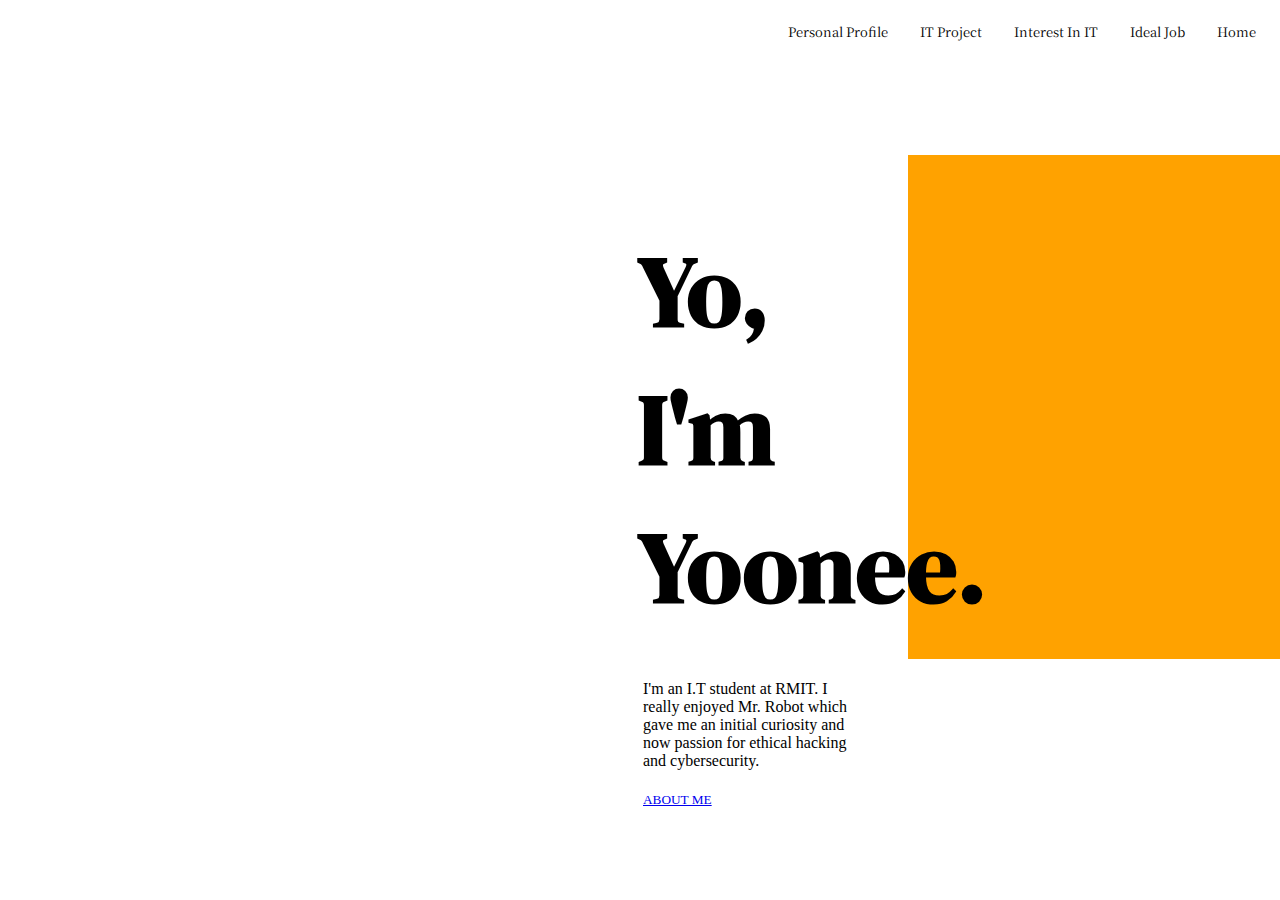
<file: index.html>
<!DOCTYPE html>
<html lang="en">
    <head>
		<title>Yoonee Lee</title>
		<meta charset="utf-8" />
		<meta name="viewport" content="width=device-width, initial-scale=1, user-scalable=no" />
		<link rel="stylesheet" href="assets/css/main.css" />
	</head>
<body>
<link rel="stylesheet" href="https://cdnjs.cloudflare.com/ajax/libs/font-awesome/4.7.0/css/font-awesome.min.css">

<div class="topnav" id="myTopnav">
  <a href="index.html" class="active">Home</a>
  <a href="ideal_job.html">Ideal Job</a>
  <a href="interest_in_it.html">Interest In IT</a>
  <a href="it_project.html">IT Project</a>
  <a href="personal_profile.html">Personal Profile</a>
  <a href="javascript:void(0);" class="icon" onclick="myFunction()">
    <i class="fa fa-bars"></i>
  </a>
</div>

        <section>
        <div class="head">
            <h1>Yo,<br>I'm<br>Yoonee.</h1>
        </div>
            <div class="first-container">
                
            </div> 
        </section>
        <div class="second-container"> 
            <h4>
            I'm an I.T student at RMIT. I really enjoyed 
            Mr. Robot which gave me an initial curiosity and 
            now passion for ethical hacking and cybersecurity. 
            </h4>
        <h5>
        <a href="about.html" class="active">ABOUT ME</a>
        </h5>
        </div>

  


    

<body>
</html>
</file>
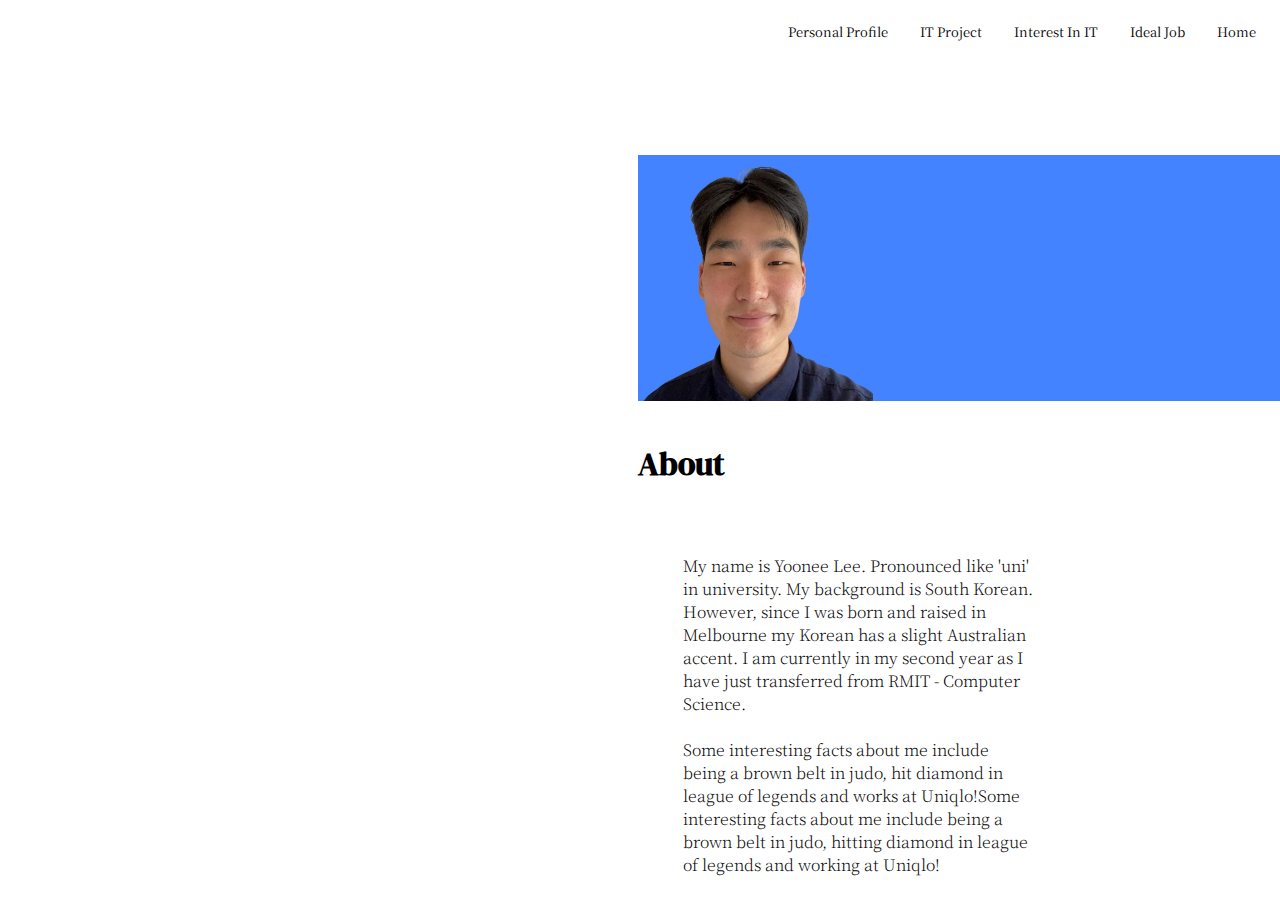
<file: about.html>
<!DOCTYPE html>
<html lang="en">
    <head>
		<title>Yoonee Lee</title>
		<meta charset="utf-8" />
		<meta name="viewport" content="width=device-width, initial-scale=1, user-scalable=no" />
		<link rel="stylesheet" href="assets/css/about.css" />
	</head>

<body>
<link rel="stylesheet" href="https://cdnjs.cloudflare.com/ajax/libs/font-awesome/4.7.0/css/font-awesome.min.css">

<div class="topnav" id="myTopnav">
  <a href="index.html" class="active">Home</a>
  <a href="ideal_job.html">Ideal Job</a>
  <a href="interest_in_it.html">Interest In IT</a>
  <a href="it_project.html">IT Project</a>
  <a href="personal_profile.html">Personal Profile</a>
  <a href="javascript:void(0);" class="icon" onclick="myFunction()">
    <i class="fa fa-bars"></i>
  </a>
</div>
    <section>
        <div class="blue-box">
        <a href="me.jpeg" class="img"><img src="images/me.jpeg" alt="" /></a>

        </div>
    </section>

    <div class="head">
        <h1> About </h1>
    </div>
    <div class="content">
         <h2> 
            My name is Yoonee Lee. Pronounced like 'uni' in university. My background is 
            South Korean. However, since I was born and raised in Melbourne my Korean 
            has a slight Australian accent. I am currently in my second year as I have just
            transferred from RMIT - Computer Science. <br><br>
            Some interesting facts about me include being a brown belt in judo, hit diamond in league of legends and works at Uniqlo!Some interesting facts about me include being a brown belt in judo, hitting diamond in league of legends and working at Uniqlo!
         </h2>
    </div> 
</body>
</file>
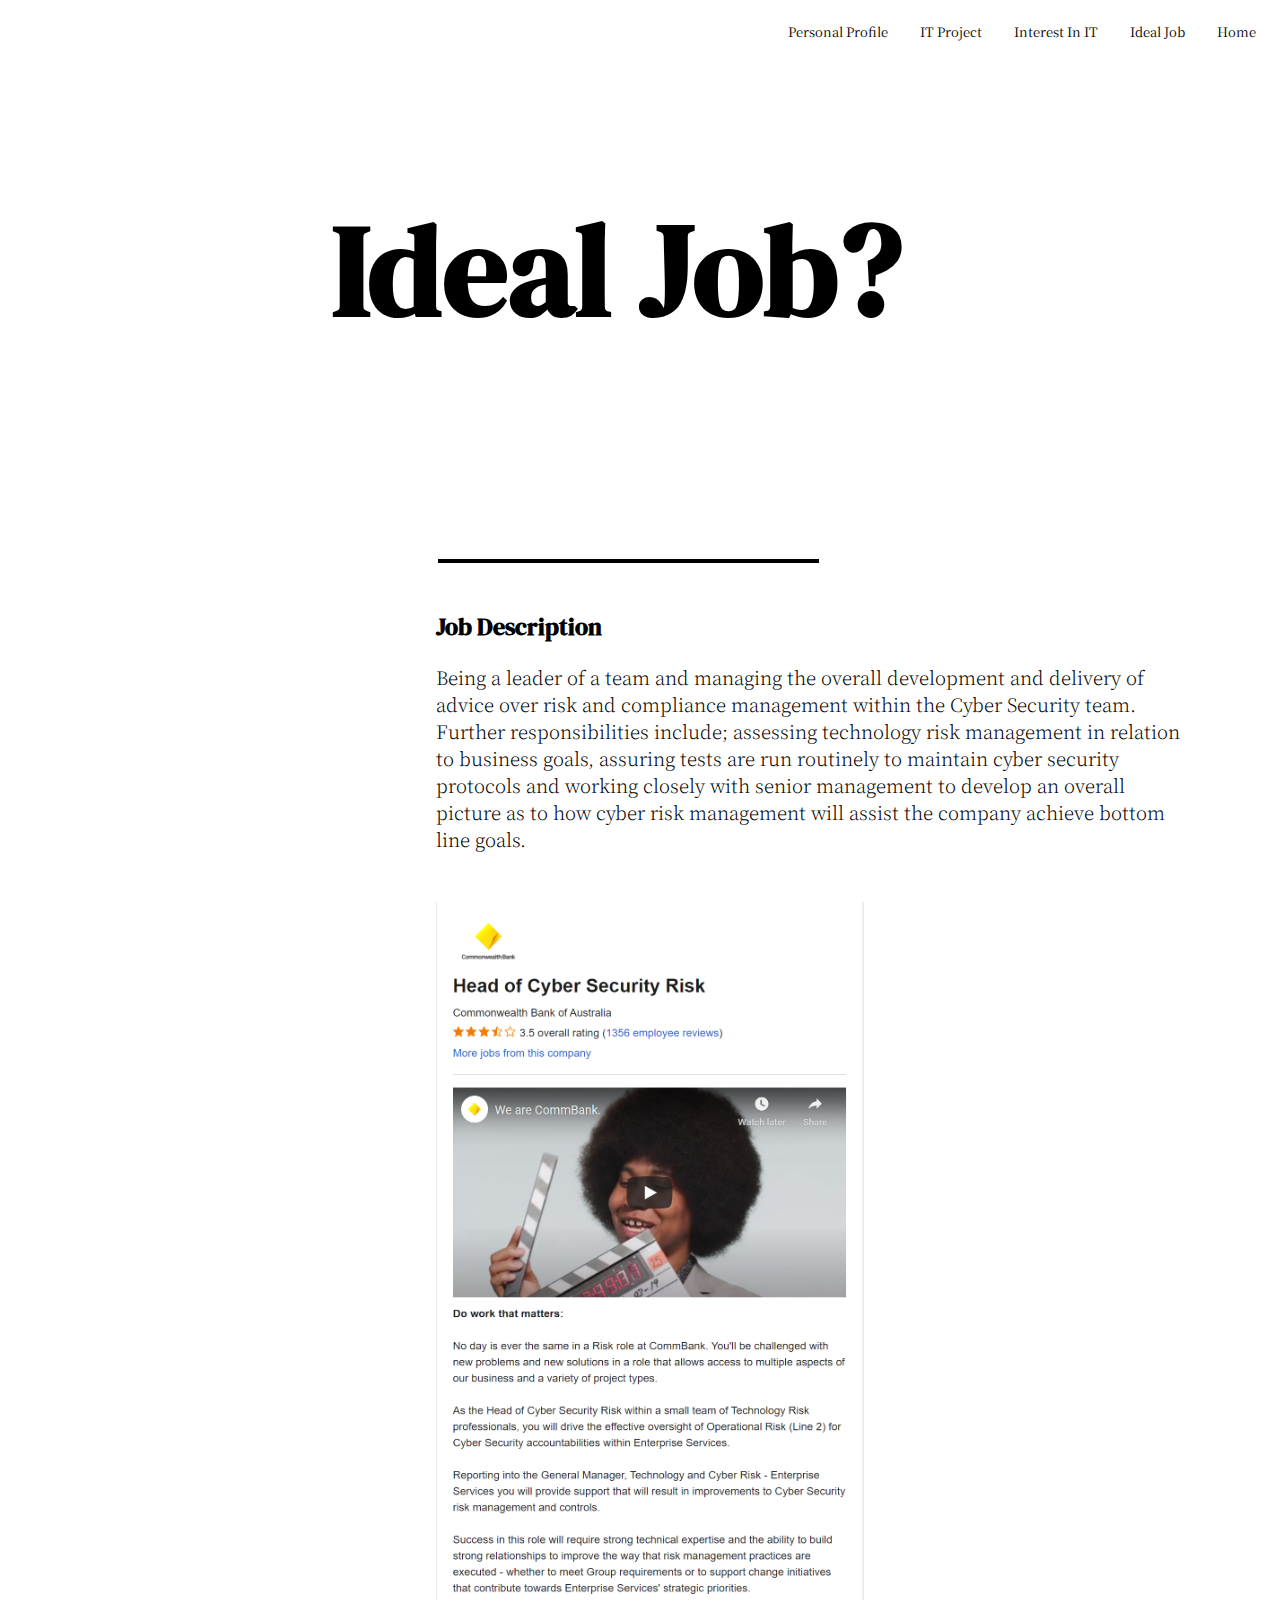
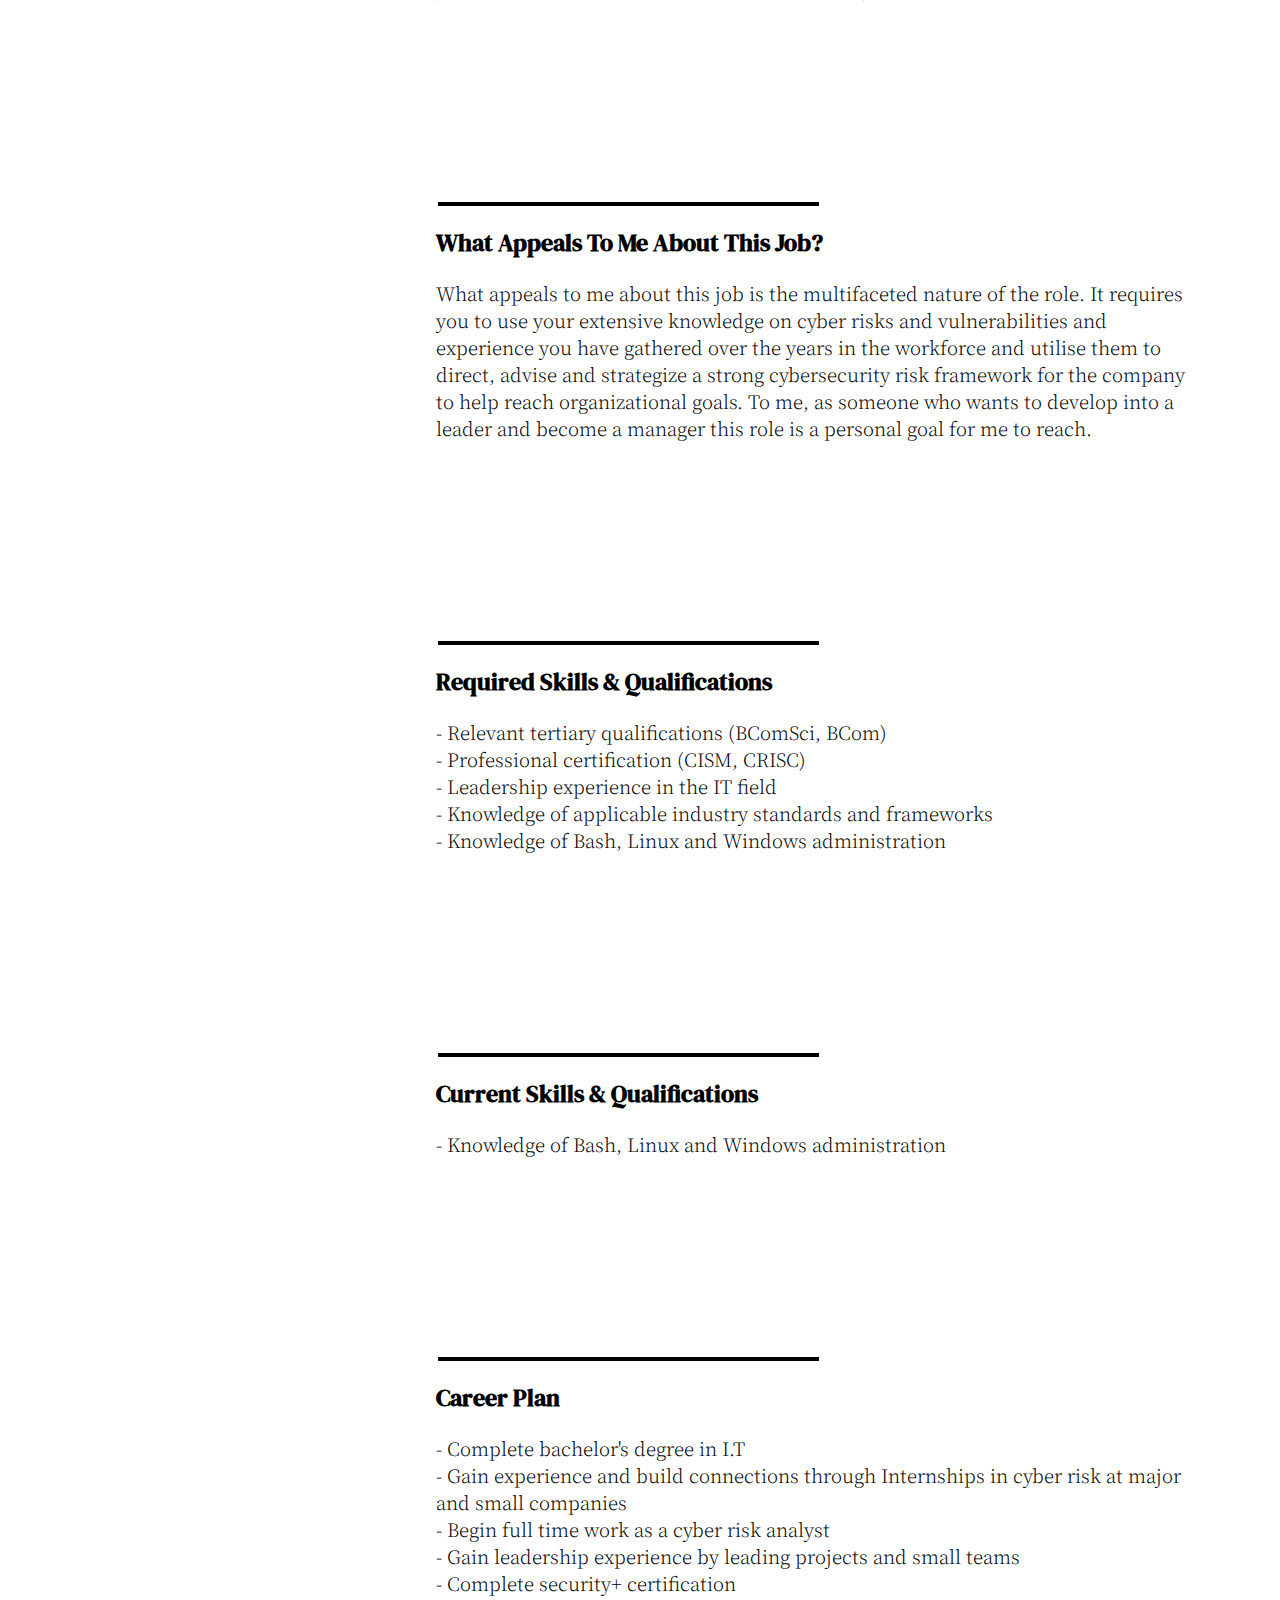
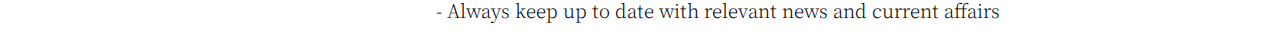
<file: ideal_job.html>
<html lang="en">
    <head>
		<title>Yoonee Lee</title>
		<meta charset="utf-8" />
		<meta name="viewport" content="width=device-width, initial-scale=1, user-scalable=no" />
		<link rel="stylesheet" href="assets/css/ideal_job.css" />
	</head>



<body>
<link rel="stylesheet" href="https://cdnjs.cloudflare.com/ajax/libs/font-awesome/4.7.0/css/font-awesome.min.css">

<div class="topnav" id="myTopnav">
  <a href="index.html" class="active">Home</a>
  <a href="ideal_job.html">Ideal Job</a>
  <a href="interest_in_it.html">Interest In IT</a>
  <a href="it_project.html">IT Project</a>
  <a href="personal_profile.html">Personal Profile</a>
  <a href="javascript:void(0);" class="icon" onclick="myFunction()">
    <i class="fa fa-bars"></i>
  </a>
</div>
<h1> Ideal Job?</h1>
 

<section>
    <hr size="4" width="30%" color="black">
    <div class="first-container">
        <h2> Job Description</h2>
        <h3> Being a leader of a team and managing the overall development and delivery of 
            advice over risk and compliance management within the Cyber Security team. 
            Further responsibilities include; assessing technology risk management in relation
            to business goals, assuring tests are run routinely to maintain cyber security
            protocols and working closely with senior management to develop an overall 
            picture as to how cyber risk management will assist the company achieve bottom
            line goals. 
            <br>
        <a href="ideal.jpeg" class="img"><img src="images/ideal.jpeg" alt="" /></a>

        </h3>
        <hr size="4" width="30%" color="black">
        <h2> What Appeals To Me About This Job?</h2>
        <h3> What appeals to me about this job is the multifaceted nature of the role. It requires
             you to use your extensive knowledge on cyber risks and vulnerabilities and experience
             you have gathered over the years in the workforce and utilise them to direct, advise and 
             strategize a strong cybersecurity risk framework for the company to help reach organizational 
             goals. To me, as someone who wants to develop into a leader and become a manager this role 
             is a personal goal for me to reach. 
        </h3>
        <hr size="4" width="30%" color="black">
        <h2> Required Skills & Qualifications </h2>
        <h3>  - Relevant tertiary qualifications (BComSci, BCom)
                <br>
              - Professional certification (CISM, CRISC) 
                <br>
              - Leadership experience in the IT field
                <br>
              - Knowledge of applicable industry standards and frameworks
                <br>
              - Knowledge of Bash, Linux and Windows administration
        </h3>
        <hr size="4" width="30%" color="black">
        <h2> Current Skills & Qualifications  </h2>
        <h3>  - Knowledge of Bash, Linux and Windows administration
        </h3>
        <hr size="4" width="30%" color="black">
        <h2> Career Plan </h2>
        <h3>  - Complete bachelor's degree in I.T
                <br>
              - Gain experience and build connections through Internships in cyber risk at major
                and small companies
                <br>
              - Begin full time work as a cyber risk analyst
                <br>
              - Gain leadership experience by leading projects and small teams
                <br>
              - Complete security+ certification
                <br>
              - Always keep up to date with relevant news and current affairs

        </h3>
    </div>
</section>

</body>
</file>
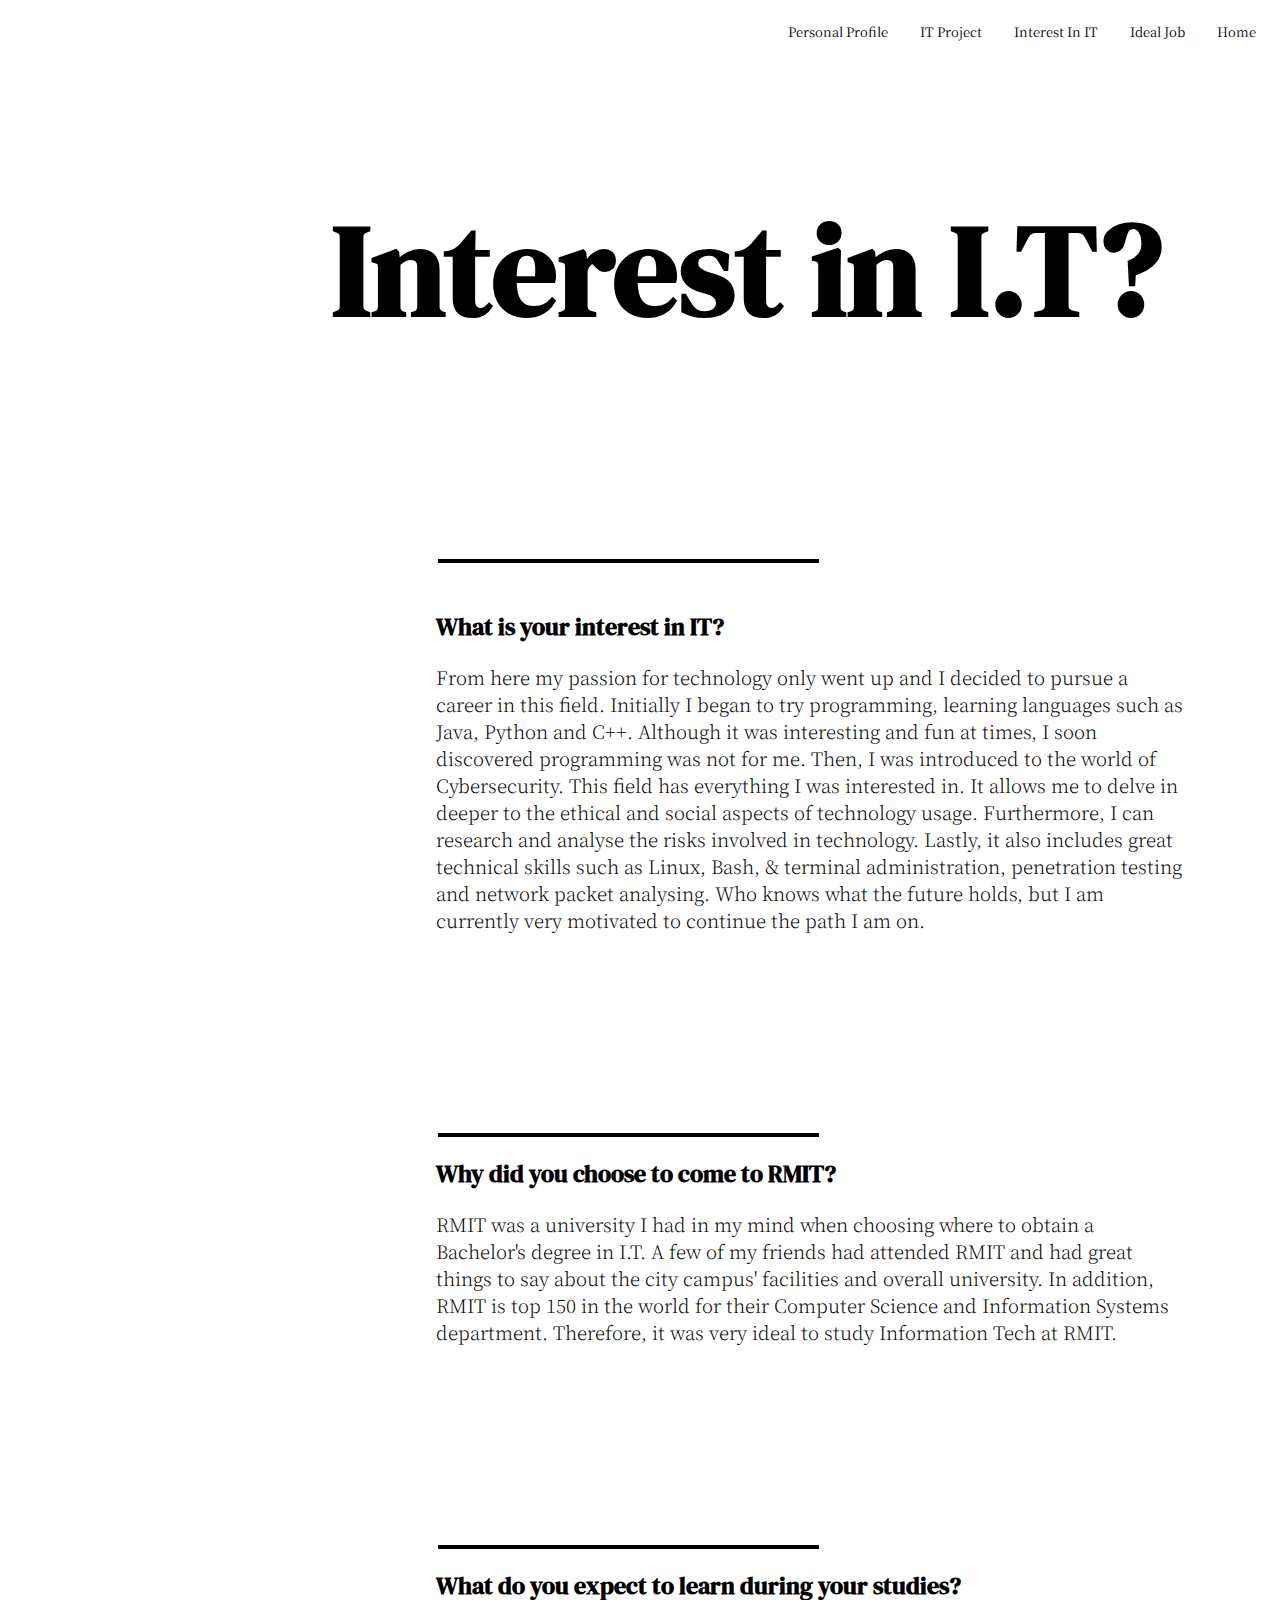
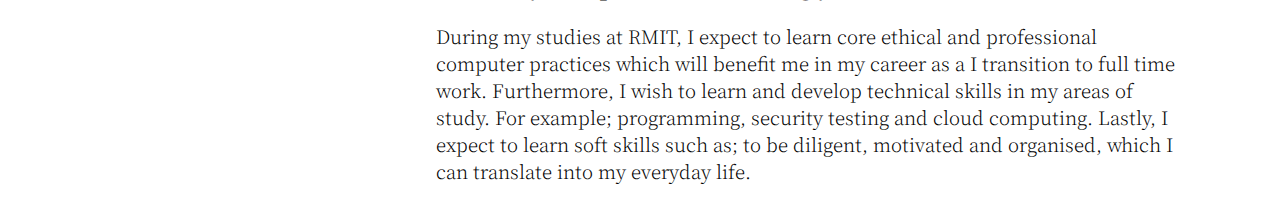
<file: interest_in_it.html>
<html lang="en">
    <head>
		<title>Yoonee Lee</title>
		<meta charset="utf-8" />
		<meta name="viewport" content="width=device-width, initial-scale=1, user-scalable=no" />
		<link rel="stylesheet" href="assets/css/interest_in_it.css" />
	</head>



<body>
<link rel="stylesheet" href="https://cdnjs.cloudflare.com/ajax/libs/font-awesome/4.7.0/css/font-awesome.min.css">

<div class="topnav" id="myTopnav">
  <a href="index.html" class="active">Home</a>
  <a href="ideal_job.html">Ideal Job</a>
  <a href="interest_in_it.html">Interest In IT</a>
  <a href="it_project.html">IT Project</a>
  <a href="personal_profile.html">Personal Profile</a>
  <a href="javascript:void(0);" class="icon" onclick="myFunction()">
    <i class="fa fa-bars"></i>
  </a>
</div>
<h1> Interest in I.T? </h1>
 

<section>
    <hr size="4" width="30%" color="black">
    <div class="first-container">
        <h2> What is your interest in IT?</h2>
        <h3> From here my passion for technology only went up and I decided to pursue a career in this field. 
             Initially I began to try programming, learning languages such as Java, Python and C++. Although it was interesting and fun at times,
             I soon discovered programming was not for me. Then, I was introduced to the world of Cybersecurity. This field has everything I was interested in. 
             It allows me to delve in deeper to the ethical and social aspects of technology usage. Furthermore, I can research and analyse the risks involved in technology. Lastly, it also includes great technical skills such as Linux, Bash, & terminal administration, penetration testing and network packet analysing. 
             Who knows what the future holds, but I am currently very motivated to continue the path I am on.

        </h3>
        <hr size="4" width="30%" color="black">
        <h2> Why did you choose to come to RMIT?</h2>
        <h3> RMIT was a university I had in my mind when choosing where to obtain a 
             Bachelor's degree in I.T.  A few of my friends had attended RMIT and had great 
             things to say about the city campus' facilities and overall university. In addition, 
             RMIT is top 150 in the world for their Computer Science and Information 
             Systems department. Therefore, it was very ideal to study Information Tech at 
             RMIT.
        </h3>
        <hr size="4" width="30%" color="black">
        <h2> What do you expect to learn during your studies?</h2>
        <h3> During my studies at RMIT, I expect to learn core ethical and professional 
            computer practices which will benefit me in my career as a I transition to full time
            work. Furthermore, I wish to learn and develop technical skills in my areas of study.
            For example; programming, security testing and cloud computing. Lastly, I expect 
            to learn soft skills such as; to be diligent, motivated and organised, which I can 
            translate into my everyday life.   
        </h3>
    </div>
</section>

</body>
</file>
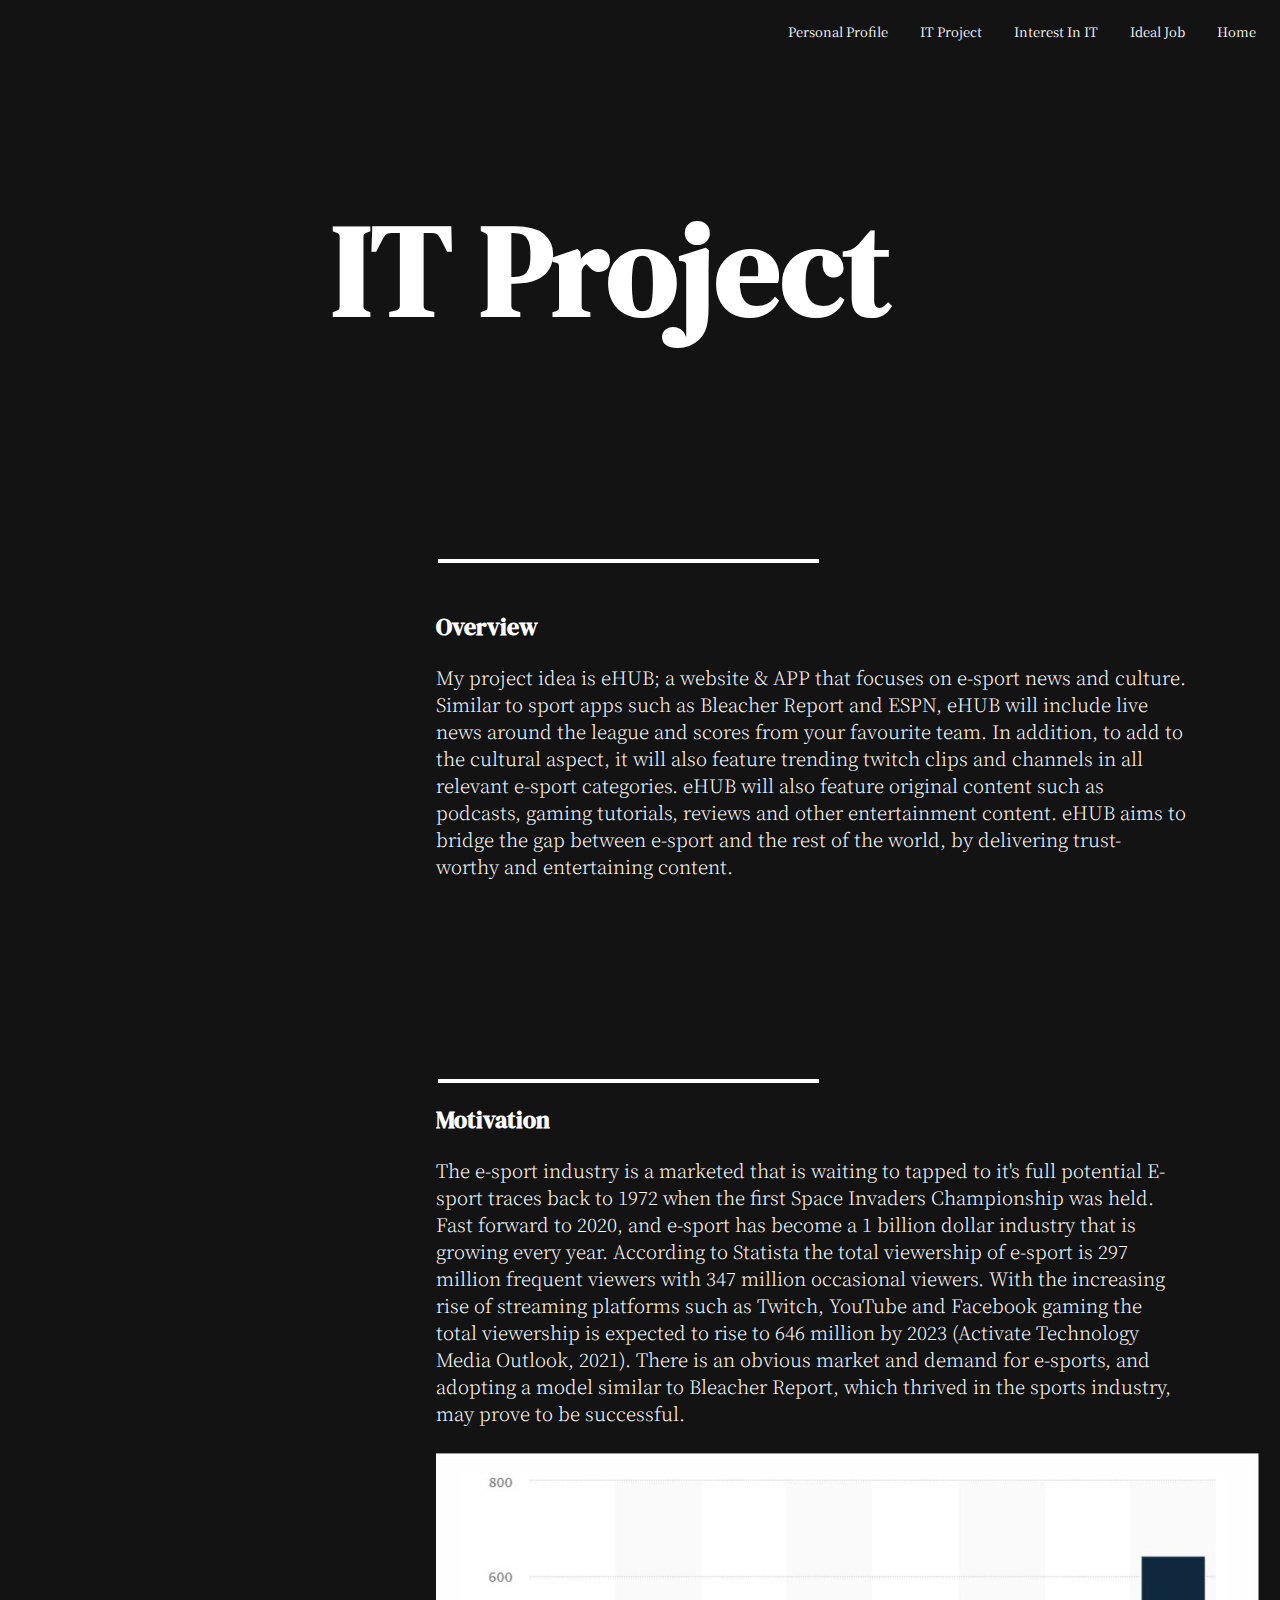
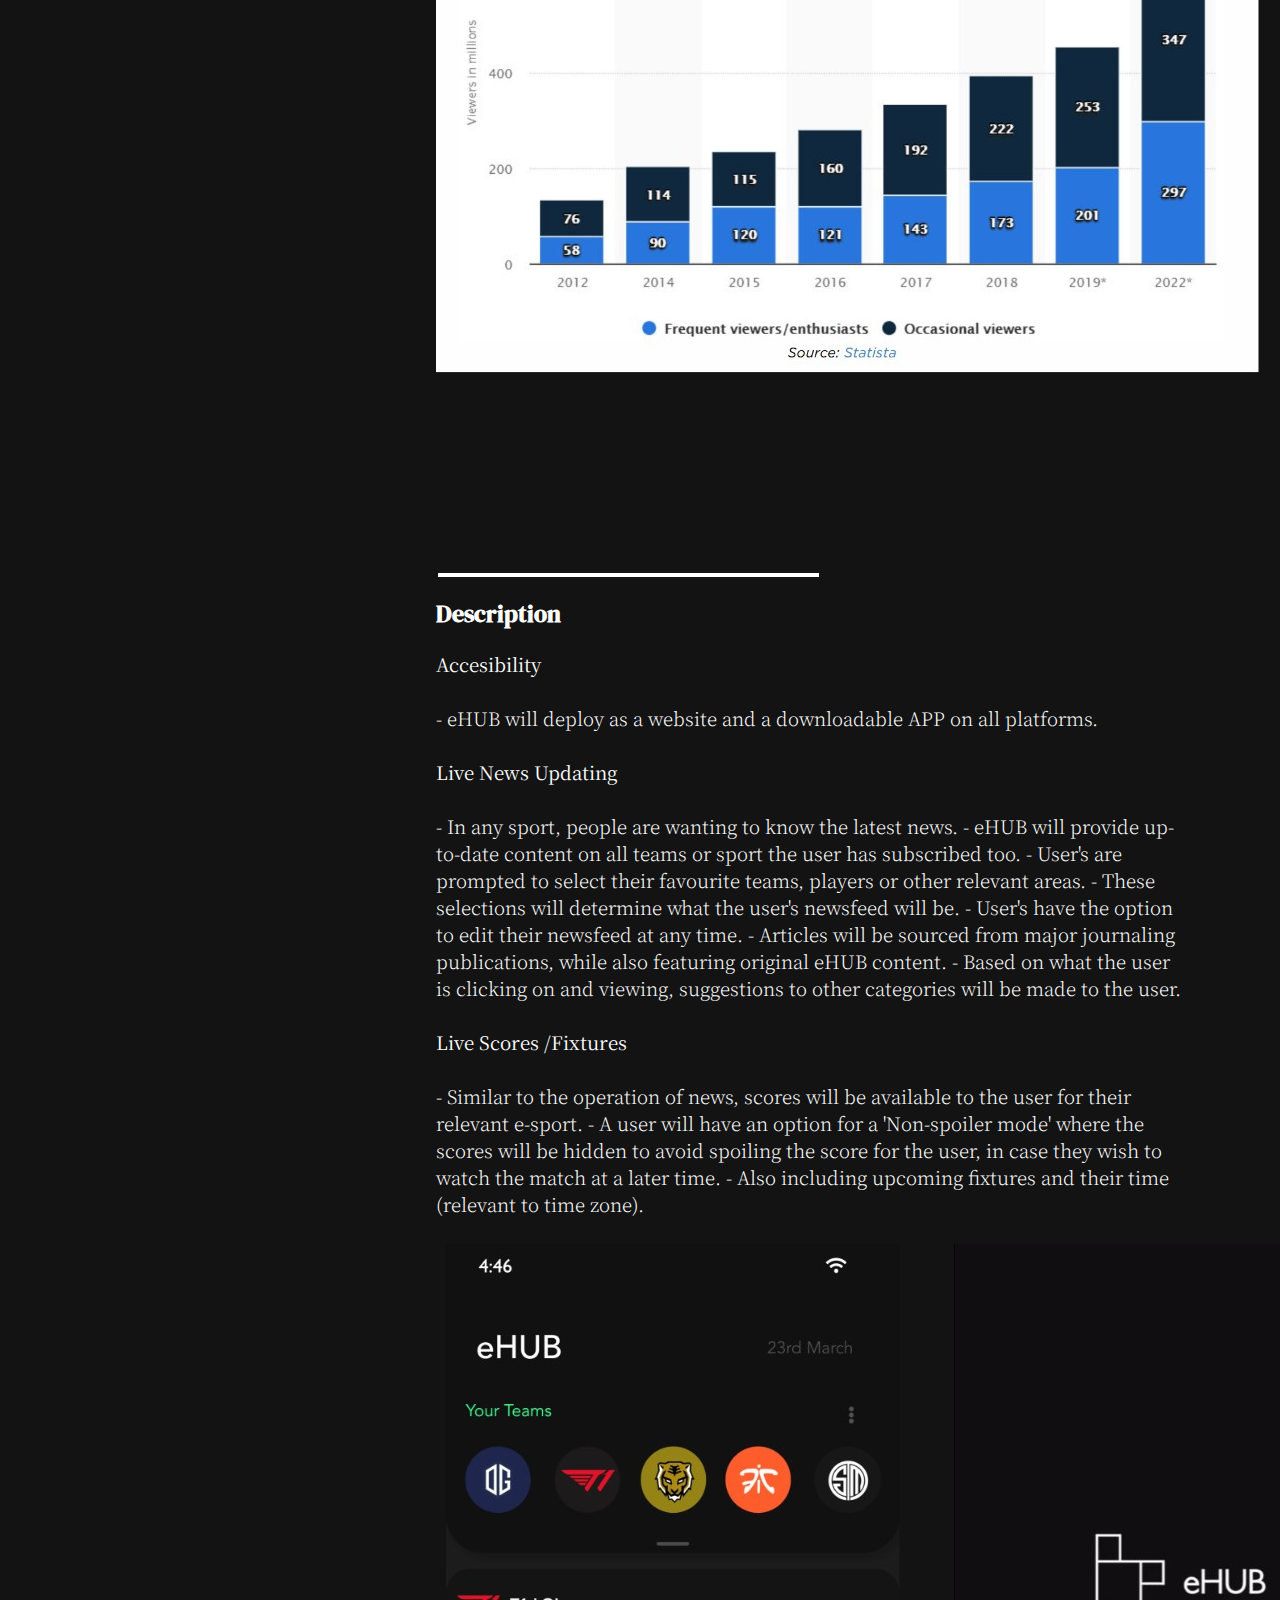
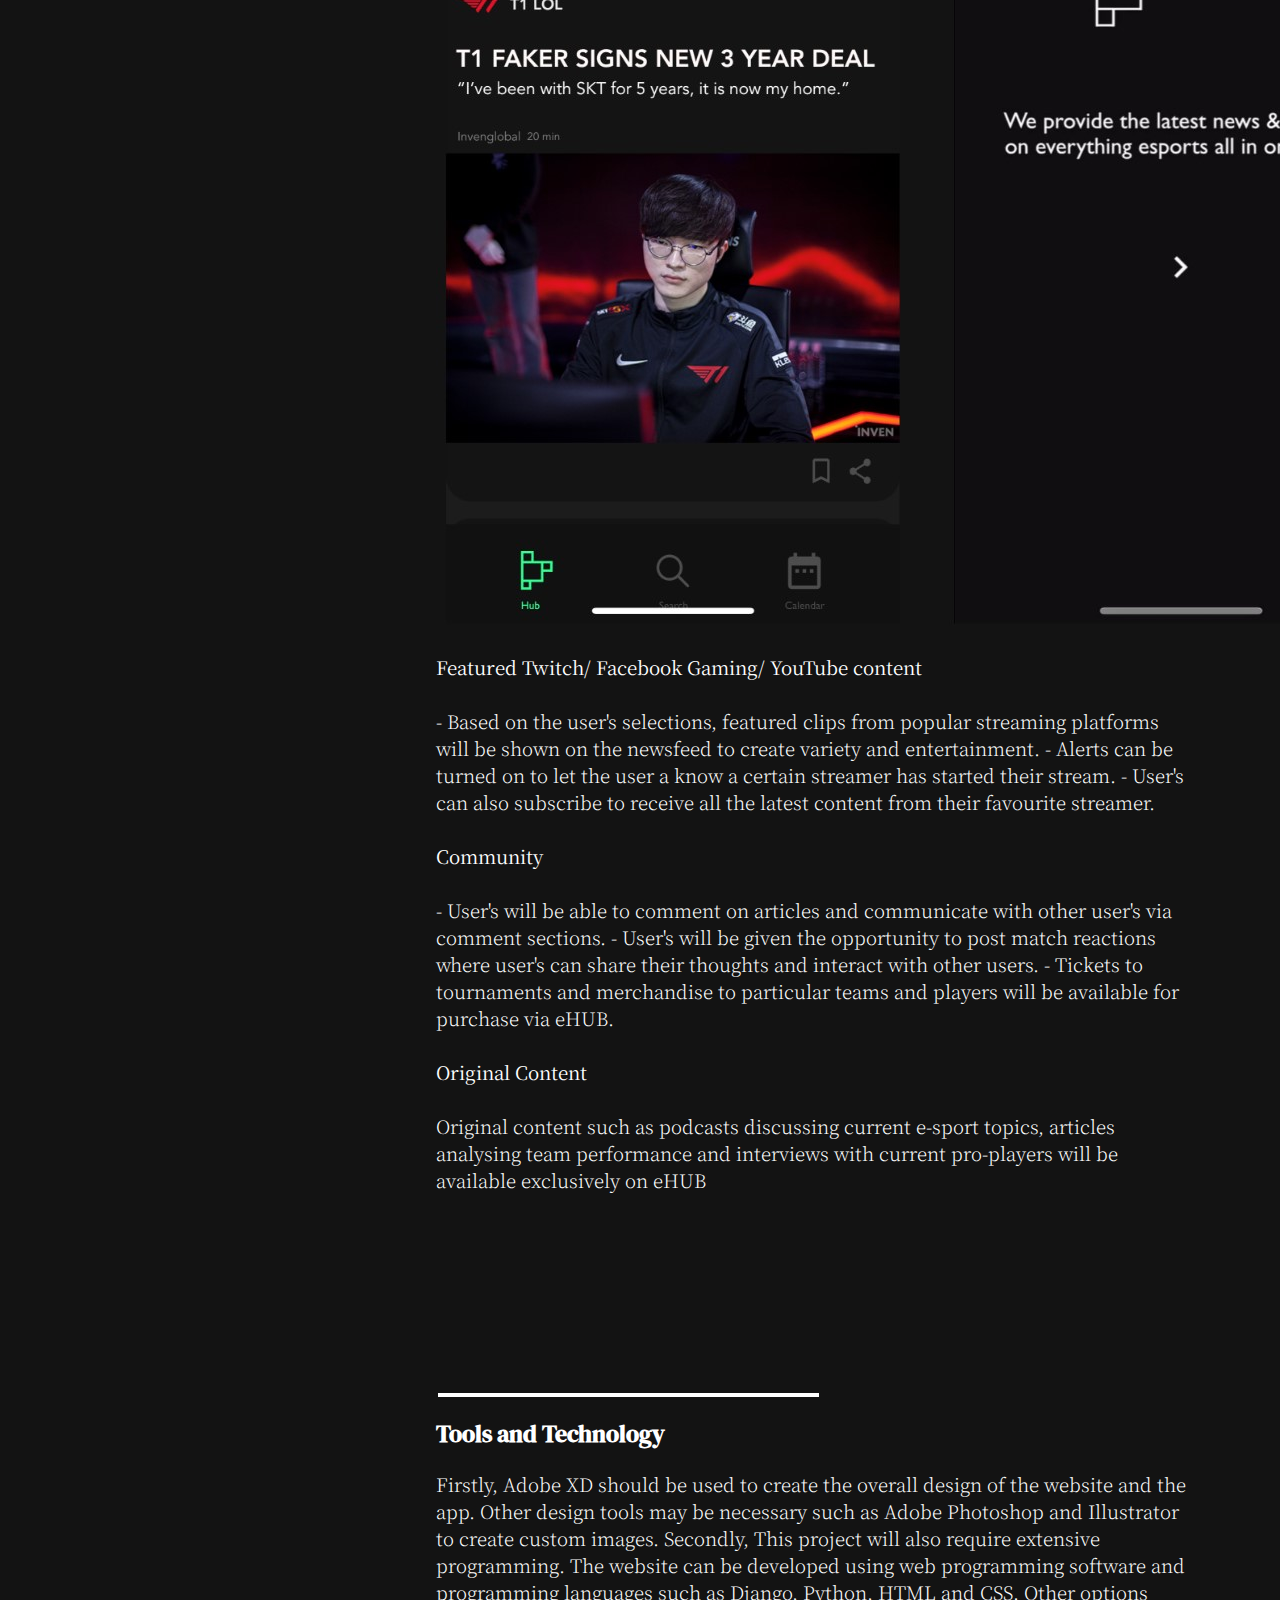
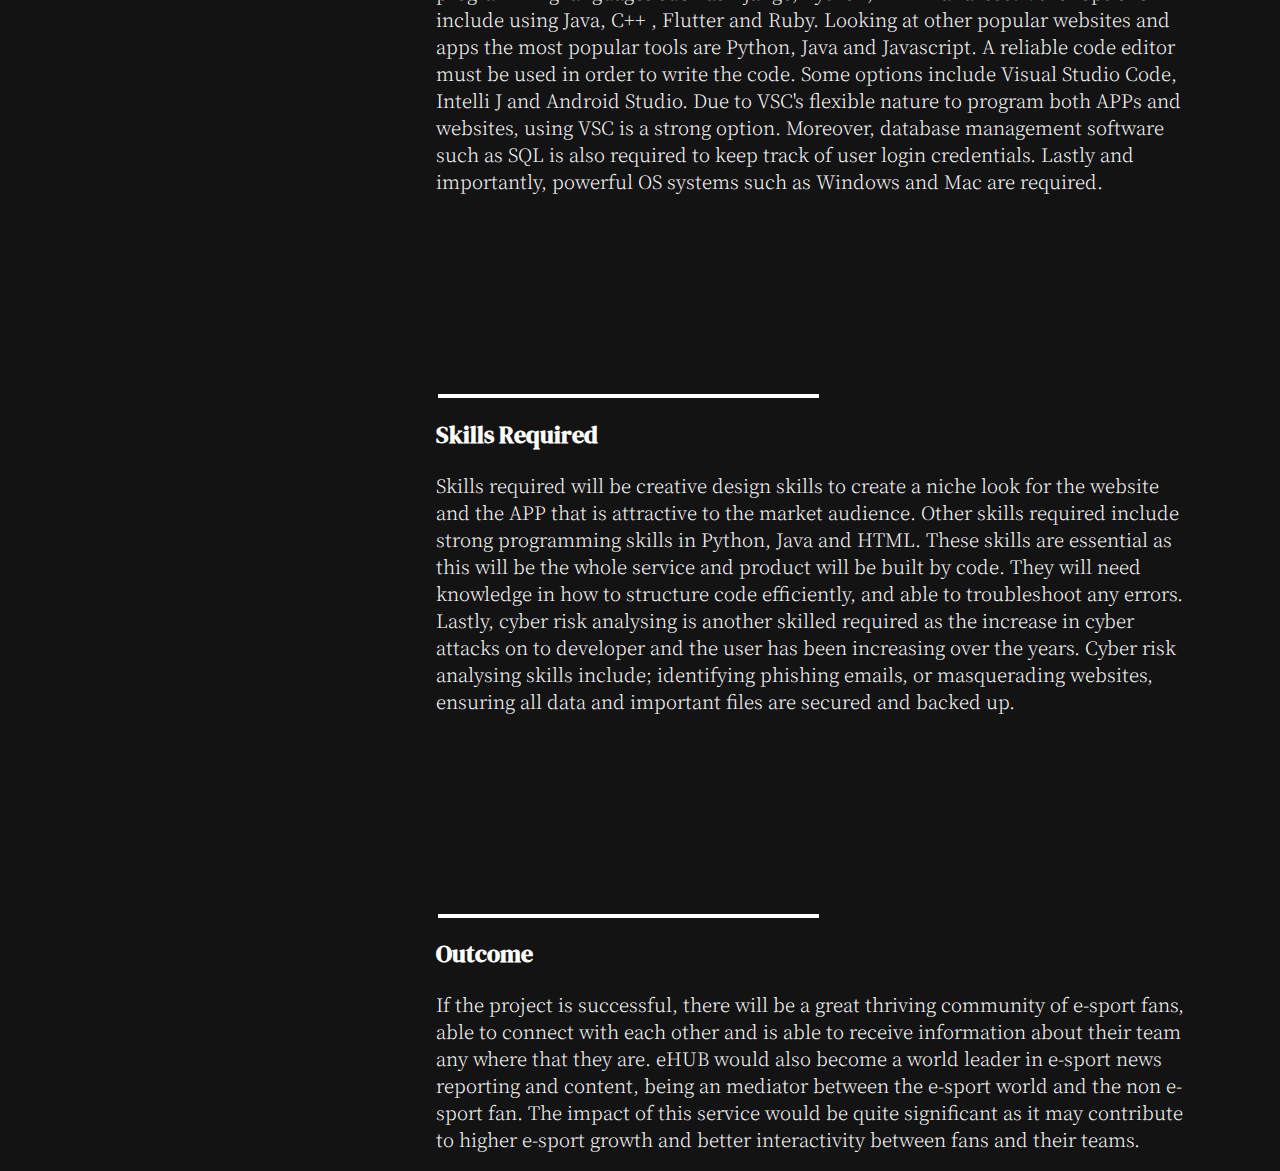
<file: it_project.html>
<html lang="en">
    <head>
		<title>Yoonee Lee</title>
		<meta charset="utf-8" />
		<meta name="viewport" content="width=device-width, initial-scale=1, user-scalable=no" />
		<link rel="stylesheet" href="assets/css/it_project.css" />
	</head>



<body>
<link rel="stylesheet" href="https://cdnjs.cloudflare.com/ajax/libs/font-awesome/4.7.0/css/font-awesome.min.css">

<div class="topnav" id="myTopnav">
  <a href="index.html" class="active">Home</a>
  <a href="ideal_job.html">Ideal Job</a>
  <a href="interest_in_it.html">Interest In IT</a>
  <a href="it_project.html">IT Project</a>
  <a href="personal_profile.html">Personal Profile</a>
  <a href="javascript:void(0);" class="icon" onclick="myFunction()">
    <i class="fa fa-bars"></i>
  </a>
</div>
<h1> IT Project </h1>
 

<section>
    <hr size="4" width="30%" color="white">
    <div class="first-container">
        <h2> Overview</h2>
        <h3> My project idea is eHUB;  a website & APP that focuses on e-sport news and culture. 
        Similar to sport apps such as Bleacher Report and ESPN,   eHUB will include live 
        news around the league and scores from your favourite team. In addition, to add 
        to the cultural aspect, it will also feature trending twitch clips and channels in 
        all relevant e-sport categories. eHUB will also feature original content such as 
        podcasts, gaming tutorials, reviews and other entertainment content. eHUB aims 
        to bridge the gap between e-sport and the rest of the world, by delivering trust-
        worthy and entertaining content.  

        </h3>
        <hr size="4" width="30%" color="white">
        <h2>Motivation</h2>
        <h3> The e-sport industry is a marketed that is waiting to tapped to it's full potential
        E-sport traces back to 1972 when the first Space Invaders Championship was held.
        Fast forward to 2020, and e-sport has become a 1 billion dollar industry that is 
        growing every year.   According to Statista the total viewership of e-sport is 297 
        million frequent viewers with 347 million occasional viewers. With the increasing
        rise of streaming platforms such as Twitch, YouTube and Facebook gaming the 
        total viewership is expected to rise to 646 million by 2023 (Activate Technology
        Media Outlook, 2021). There is an obvious market and demand for e-sports, and
        adopting a model similar to Bleacher Report, which thrived in the sports industry, 
        may prove to be successful. 
        <br><br>
        <a href="stats_1.jpeg" class="image avata"><img src="images/stats_1.jpeg" alt="" /></a>
        </h3>
        <hr size="4" width="30%" color="white">
        <h2> Description </h2>
        <h3> 
        <b>Accesibility</b>
        <br> <br>
        - eHUB will deploy as a website and a downloadable APP on all platforms. 
        <br><br>
        <b>Live News Updating</b>
        <br><br>
        - In any sport, people are wanting to know the latest news.
        - eHUB will provide up-to-date content on all teams or sport the user has subscribed too.
        - User's are prompted to select their favourite teams, players or other relevant areas.
        - These selections will determine what the user's newsfeed will be.     
        - User's have the option to edit their newsfeed at any time. 
        - Articles will be sourced from major journaling publications, while also featuring original 
        eHUB content.
        - Based on what the user is clicking on and viewing, suggestions to other categories will be
        made to the user. 
        <br><br>
         <b>Live Scores /Fixtures</b>
        <br><br>
        - Similar to the operation of news, scores will be available to the user for their relevant
        e-sport.
        - A user will have an option for a 'Non-spoiler mode'  where the scores will be hidden to 
        avoid spoiling the score for the user, in case they wish to watch the match at a later 
        time.
        - Also including upcoming fixtures and their time (relevant to time zone).
        <br><br>
        <a href="mock_1.jpeg" class="image avatar"><img src="images/mock_1.jpeg" alt="" /></a>
        <br><br>
         <b>Featured Twitch/ Facebook Gaming/  YouTube content</b>
        <br><br>
        - Based on the user's selections, featured clips from popular streaming platforms
          will be shown on the newsfeed to create variety and entertainment. 
        - Alerts can be turned on to let the user a know a certain streamer has started their 
        stream.
        - User's can also subscribe to receive all the latest content from their favourite streamer. 
        <br><br>
        <b>Community</b>
        <br><br>
        - User's will be able to comment on articles and communicate with other user's via 
        comment sections. 
        - User's will be given the opportunity to post match reactions where user's can share 
        their thoughts and interact with other users. 
        - Tickets to tournaments and merchandise to particular teams and players will be available for purchase
        via eHUB.
        <br><br>
        <b>Original Content</b>
        <br><br>
        Original content such as podcasts discussing current e-sport topics, articles analysing
        team performance and interviews with current pro-players will be available exclusively 
        on eHUB
        </h3>
        <hr size="4" width="30%" color="white">
        <h2> Tools and Technology</h2>
        <h3>  Firstly, Adobe XD should be used to create the overall design of the website and the 
        app. Other design tools may be necessary  such as Adobe Photoshop and Illustrator to 
        create custom images. Secondly, This project will also require extensive programming.
        The website can be developed using web programming software and programming 
        languages such as Django, Python, HTML and CSS. Other options include using Java, 
        C++ , Flutter and Ruby. Looking at other popular websites and apps the most popular 
        tools are Python, Java and Javascript. A reliable code editor must be used in order to 
        write the code. Some options include Visual Studio Code, Intelli J and Android Studio. 
        Due to VSC's flexible nature to program both APPs and websites, using VSC is a strong 
        option. Moreover, database management software such as SQL is also required to 
        keep track of user login credentials. Lastly and importantly, powerful OS systems such 
        as Windows and Mac are required. 
        </h3>
        <hr size="4" width="30%" color="white">
        <h2> Skills Required</h2>
        <h3>  Skills required will be creative design skills to create a niche look for the website and the 
        APP that is attractive to the market audience. Other skills required include strong 
        programming skills in Python, Java and HTML. These skills are essential as this will be the 
        whole service and product will be built by code. They will need knowledge in how to 
        structure code efficiently, and able to troubleshoot any errors. Lastly, cyber risk analysing
        is another skilled required as the increase in cyber attacks on to developer and the user
        has been increasing over the years. Cyber risk analysing skills include; identifying phishing 
        emails, or masquerading websites, ensuring all data and important files are secured and 
        backed up. 
        </h3>
        <hr size="4" width="30%" color="white">
        <h2> Outcome</h2>
        <h3>  If the project is successful, there will be a great thriving community of e-sport fans,
        able to connect with each other and is able to receive information about their team
        any where that they are. eHUB would also become a world leader in e-sport news
        reporting and content, being an mediator between the e-sport world and the non
        e-sport fan. The impact of this service would be quite significant as it may contribute
        to higher e-sport growth and better interactivity between fans and their teams.  
        </h3>
    </div>
</section>

</body>
</file>
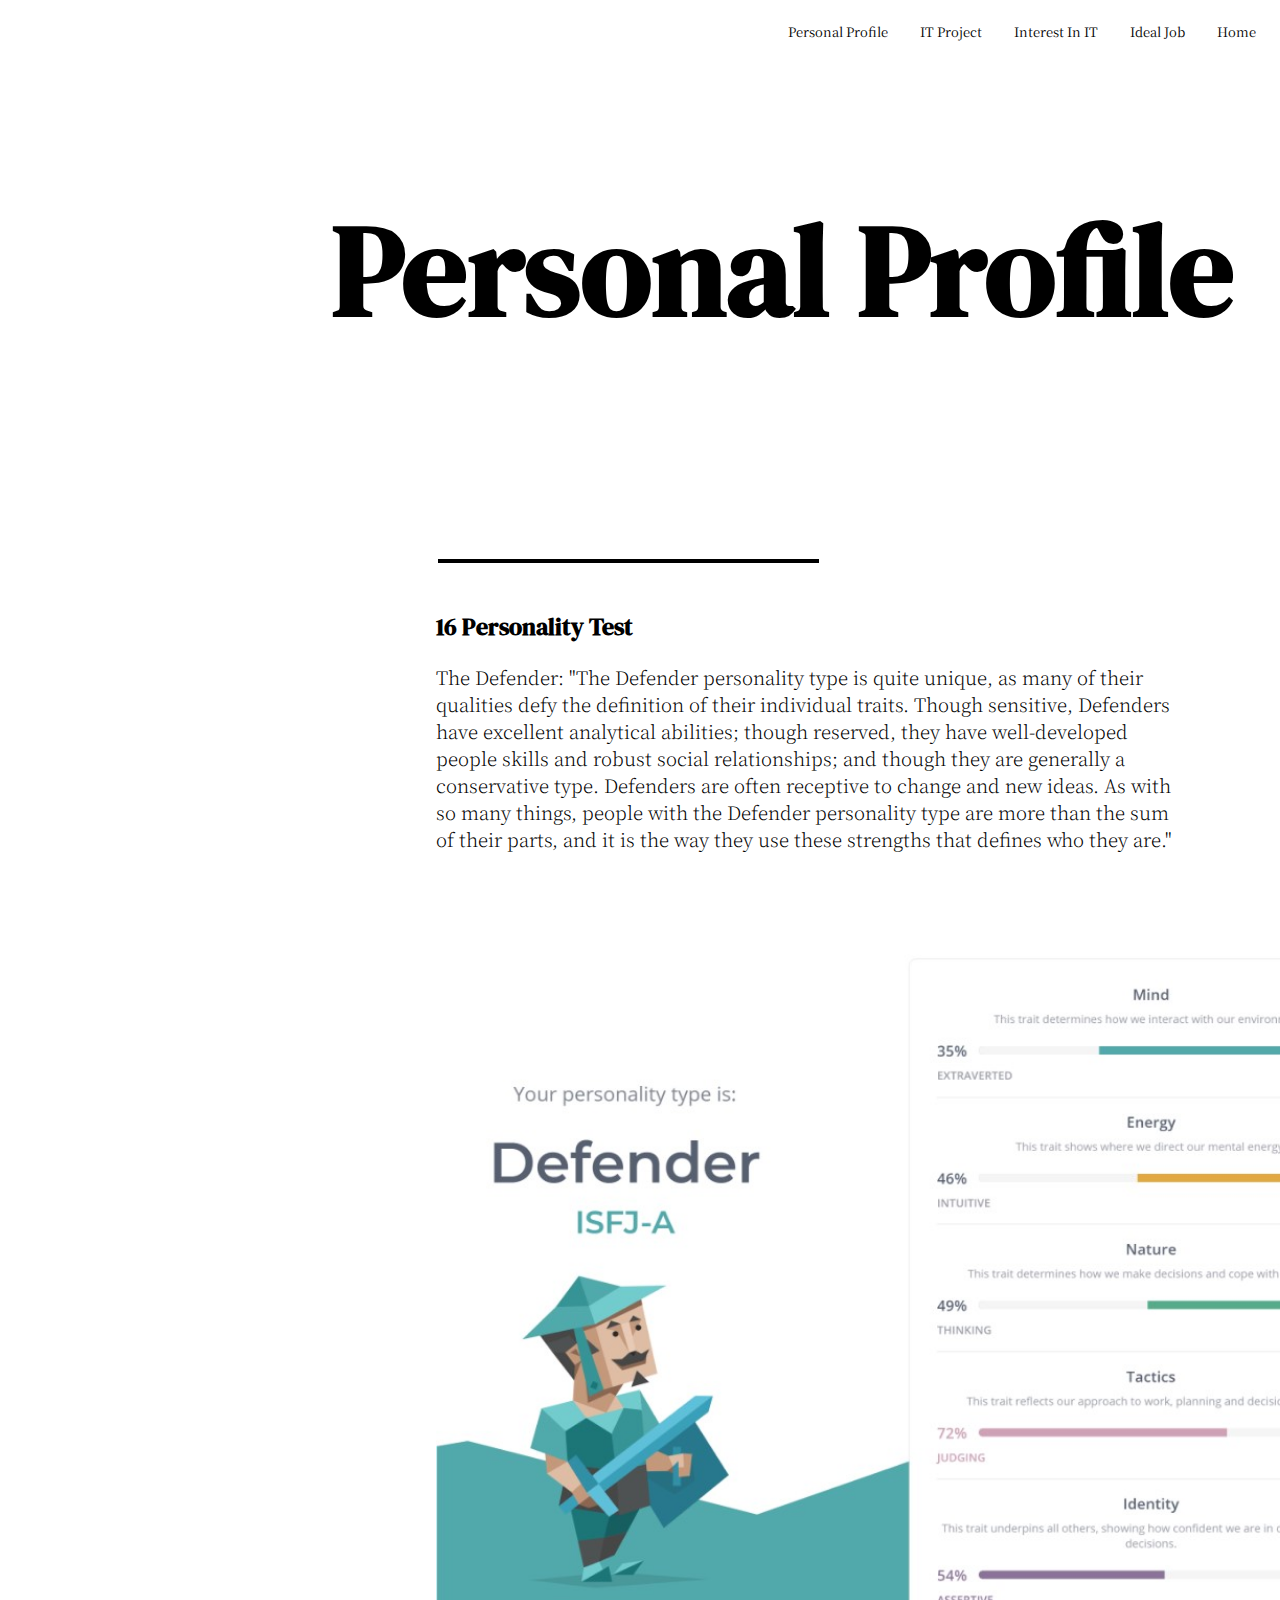
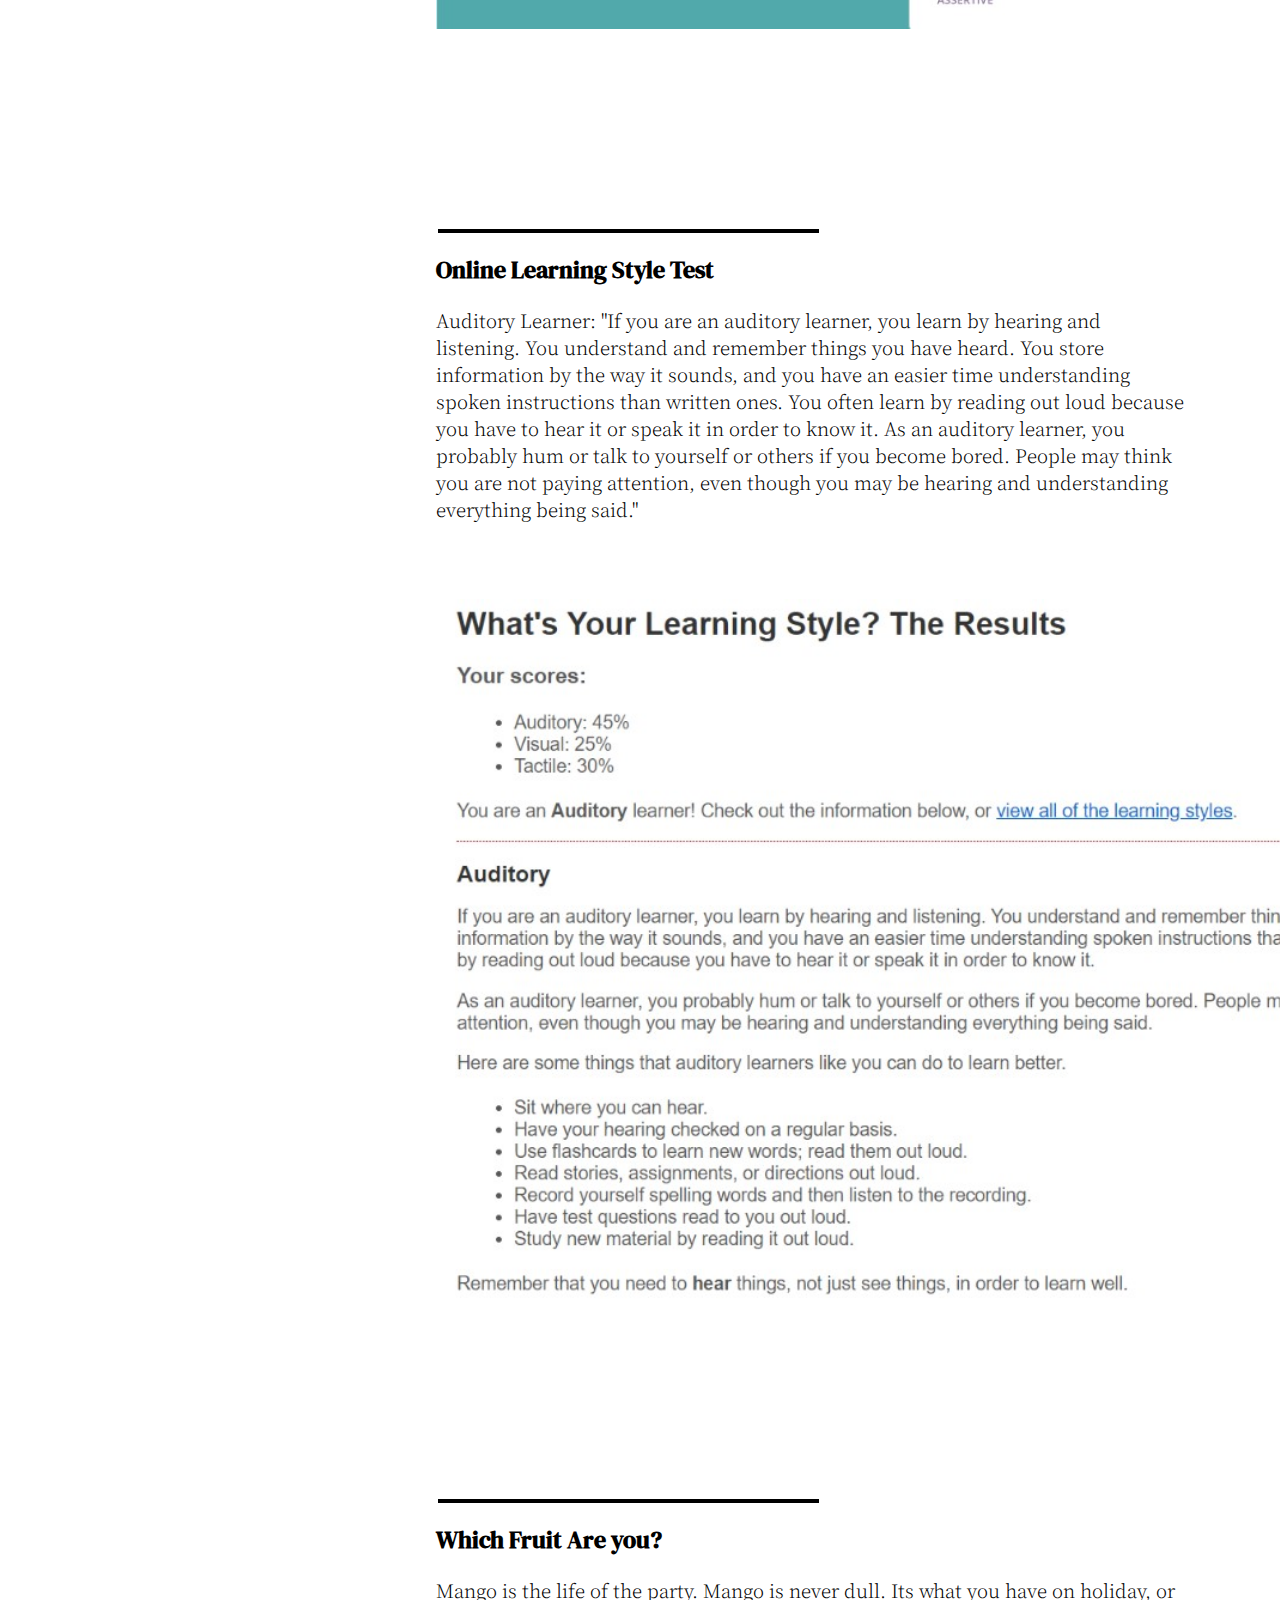
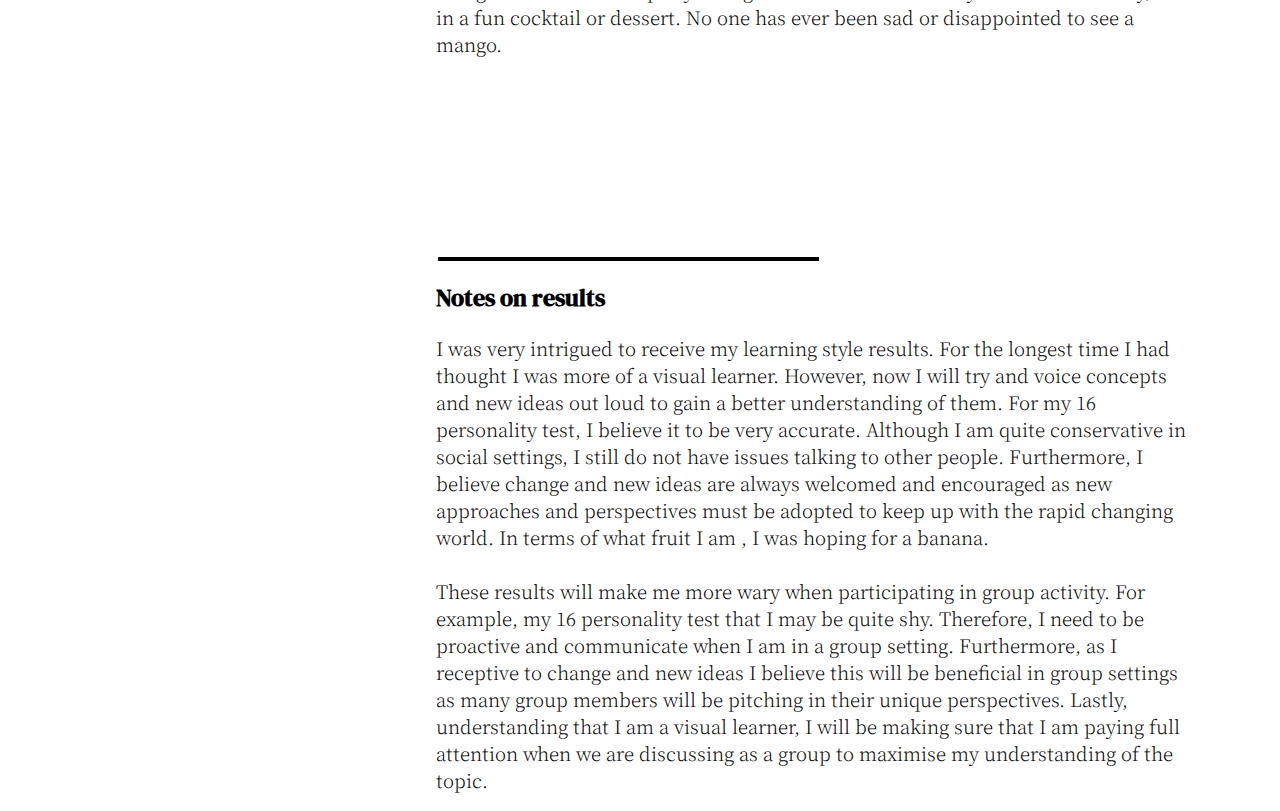
<file: personal_profile.html>
<html lang="en">
    <head>
		<title>Yoonee Lee</title>
		<meta charset="utf-8" />
		<meta name="viewport" content="width=device-width, initial-scale=1, user-scalable=no" />
		<link rel="stylesheet" href="assets/css/ideal_job.css" />
	</head>



<body>
<link rel="stylesheet" href="https://cdnjs.cloudflare.com/ajax/libs/font-awesome/4.7.0/css/font-awesome.min.css">

<div class="topnav" id="myTopnav">
  <a href="index.html" class="active">Home</a>
  <a href="ideal_job.html">Ideal Job</a>
  <a href="interest_in_it.html">Interest In IT</a>
  <a href="it_project.html">IT Project</a>
  <a href="personal_profile.html">Personal Profile</a>
  <a href="javascript:void(0);" class="icon" onclick="myFunction()">
    <i class="fa fa-bars"></i>
  </a>
</div>
<h1> Personal Profile </h1>
 

<section>
    <hr size="4" width="30%" color="black">
    <div class="first-container">
        <h2> 16 Personality Test</h2>
        <h3> The Defender: 
        "The Defender personality type is quite unique, as many of their qualities defy the 
        definition of their individual traits. Though sensitive, Defenders have excellent 
        analytical abilities; though reserved, they have well-developed people skills and 
        robust social relationships; and though they are generally a conservative type. 
        Defenders are often receptive to change and new ideas. As with so many things,
        people with the Defender personality type are more than the sum of their parts,
        and it is the way they use these strengths that defines who they are."
        <br><br>
        <a href="16_p.jpeg" class="image avata"><img src="images/16_p.jpeg" alt="" /></a>

        </h3>
        <hr size="4" width="30%" color="black">
        <h2> Online Learning Style Test</h2>
        <h3> Auditory Learner:
        "If you are an auditory learner, you learn by hearing and listening. You understand 
        and remember things you have heard. You store information by the way it sounds, 
        and you have an easier time understanding spoken instructions than written ones. 
        You often learn by reading out loud because you have to hear it or speak it in order 
        to know it. As an auditory learner, you probably hum or talk to yourself or others if 
        you become bored. People may think you are not paying attention, even though 
        you may be hearing and understanding everything being said."
        <br><br>
        <a href="learning_style.jpeg" class="image avat"><img src="images/learning_style.jpeg" alt="" /></a>
        </h3>
        <hr size="4" width="30%" color="black">
        <h2> Which Fruit Are you? </h2>
        <h3>  Mango is the life of the party. Mango is never dull. Its what you have on holiday, or 
        in a fun cocktail or dessert. No one has ever been sad or disappointed to see a 
        mango.
        </h3>
        <hr size="4" width="30%" color="black">
        <h2> Notes on results </h2>
        <h3>  I was very intrigued to receive my learning style results. For the longest time I had 
        thought I was more of a visual learner. However, now I will try and voice concepts
        and new ideas out loud to gain a better understanding of them. For my 16 
        personality test, I believe it to be very accurate. Although I am quite conservative 
        in social settings, I still do not have issues talking to other people. Furthermore, I 
        believe change and new ideas are always welcomed and encouraged as new 
        approaches and perspectives must be adopted to keep up with the rapid 
        changing world. In terms of what fruit I am , I was hoping for a banana. 
        <br> <br>
        These results will make me more wary when participating in group activity. For 
        example, my 16 personality test that I may be quite shy. Therefore, I need to be
        proactive and communicate when I am in a group setting. Furthermore, as I 
        receptive to change and new ideas I believe this will be beneficial in group 
        settings as many group members will be pitching in their unique perspectives. 
        Lastly, understanding that I am a visual learner, I will be making sure that I am 
        paying full attention when we are discussing as a group to maximise my 
        understanding of the topic. 
        </h3>
    </div>
</section>

</body>
</file>
<file: assets/css/main.css>
@import url('https://fonts.googleapis.com/css2?family=DM+Serif+Display&family=Noto+Serif+JP:wght@200;300;400&family=Raleway:wght@100;300&display=swap');

.topnav {
    background-color: none;
    overflow: hidden;
  }

.topnav a {
    float: right;
    display: block;
    color: black;
    text-align: center;
    padding: 14px 16px;
    text-decoration: none;
    font-size: 13px;
    font-family: 'Noto Serif JP', serif;
  }

.topnav a:hover {
    background-color: #ddd;
    color: black;
  }

.topnav .icon {
    display: none;
  }

.first-container {
    background-color: #FFA200;
    width: 939px;
    height: 504px;
    margin-left: 900px;
    margin-top: 100px;
}
h1 {
    font-size: 100px;
    padding-right: 20px;
    font-family: 'DM Serif Display', serif;
}
.head {
    display: inline-block;
    width: 100px;
    height: 100px;
    margin-left: 630px;
    margin-top: 0px;
    float:left;
    font-family: 'DM Serif Display', serif;
  }
.second-container {
    margin-left: 555px;
    width: 300px;
    height: 146px;
}
h5 {
    margin-left: 80px;
    font-family: 'Raleway,' sans-serif;
    font-weight: 100;
    
}
h4 {
    margin-left: 80px;
    font-family: 'Raleway,' sans-serif;
    font-weight: 100;
}
</file>
<file: assets/css/about.css>
@import url('https://fonts.googleapis.com/css2?family=DM+Serif+Display&family=Noto+Serif+JP:wght@200;300;400&display=swap');
.blue-box {
  background-color: #4383FF;
  width: 1191px;
  height: 246px;
  margin-left: 630px;
  margin-top: 100px;
}
img{
  height: 240px;
  width: 235px;
  padding-top: 6px;

}


.head {
    display: inline-block;
    width: 100px;
    height: 100px;
    margin-left: 630px;
    margin-top: 20px;
    float:left;
    font-family: 'DM Serif Display', serif;
  }
.content {
    float:left;
    width: 350px;
    margin-left: 675px;
    margin-top: 20px;
}
h2 {
    font-size: 1em;
    font-family: Noto Serif JP, serif;
    font-weight: 200;
}
.topnav {
    background-color: none;
    overflow: hidden;
  }

.topnav a {
    float: right;
    display: block;
    color: black;
    text-align: center;
    padding: 14px 16px;
    text-decoration: none;
    font-size: 13px;
    font-family: 'Noto Serif JP', serif;
  }

.topnav a:hover {
    background-color: #ddd;
    color: black;
  }

.topnav .icon {
    display: none;
  }
</file>
<file: assets/css/ideal_job.css>
@import url('https://fonts.googleapis.com/css2?family=DM+Serif+Display&family=Noto+Serif+JP:wght@200;300;400&display=swap');

h1 {
    font-size: 130px;
    margin-left: 324px;
    margin-top: 124.5px;
    font-family: 'DM Serif Display', serif;
}
hr {
    margin-top: 200px;
    margin-left: 430px;
}
.first-container {
    padding-top: 20px;
}
img{
  height: 700px;
  padding-top: 50px;
  padding-bottom: -40px;
}
h3 {
    width: 750px;
    margin-left: 428px;
    font-family: Noto Serif JP, serif;
    font-weight: 200;
    
}
h2 {
    margin-left: 428px;
    font-family: 'DM Serif Display', serif;
}
.topnav {
    background-color: none;
    overflow: hidden;
  }

.topnav a {
    float: right;
    display: block;
    color: black;
    text-align: center;
    padding: 14px 16px;
    text-decoration: none;
    font-size: 13px;
    font-family: 'Noto Serif JP', serif;
  }

.topnav a:hover {
    background-color: #ddd;
    color: black;
  }

.topnav .icon {
    display: none;
  }
</file>
<file: assets/css/interest_in_it.css>
@import url('https://fonts.googleapis.com/css2?family=DM+Serif+Display&family=Noto+Serif+JP:wght@200;300;400&display=swap');

h1 {
    font-size: 130px;
    margin-left: 324px;
    margin-top: 124.5px;
    font-family: 'DM Serif Display', serif;
}
hr {
    margin-top: 200px;
    margin-left: 430px;
}
.first-container {
    
    padding-top: 20px;
}
h3 {
    width: 750px;
    margin-left: 428px;
    font-family: Noto Serif JP, serif;
    font-weight: 200;
    
}
h2 {
    margin-left: 428px;
    font-family: 'DM Serif Display', serif;
}
.topnav {
    background-color: none;
    overflow: hidden;
  }

.topnav a {
    float: right;
    display: block;
    color: black;
    text-align: center;
    padding: 14px 16px;
    text-decoration: none;
    font-size: 13px;
    font-family: 'Noto Serif JP', serif;
  }

.topnav a:hover {
    background-color: #ddd;
    color: black;
  }

.topnav .icon {
    display: none;
  }
</file>
<file: assets/css/it_project.css>
@import url('https://fonts.googleapis.com/css2?family=DM+Serif+Display&family=Noto+Serif+JP:wght@200;300;400&display=swap');

h1 {
    font-size: 130px;
    margin-left: 324px;
    margin-top: 124.5px;
    color: white;
    font-family: 'DM Serif Display', serif;
}
hr {
    margin-top: 200px;
    margin-left: 430px;
    color: white;
}
.first-container {
    
    padding-top: 20px;
}
h3 {
    width: 750px;
    margin-left: 428px;
    color: white;
    font-family: Noto Serif JP, serif;
    font-weight: 200;
}
h2 {
    margin-left: 428px;
    color: white;
    font-family: 'DM Serif Display', serif;
}
body {
    background-color: #131313;
}
.topnav {
    background-color: none;
    overflow: hidden;
  }

.topnav a {
    float: right;
    display: block;
    color: white;
    text-align: center;
    padding: 14px 16px;
    text-decoration: none;
    font-size: 13px;
    font-family: 'Noto Serif JP', serif;
  }

.topnav a:hover {
    background-color: black;
    color: white;
  }

.topnav .icon {
    display: none;
  }
class avatar {
    size: 10%;
}
</file>
